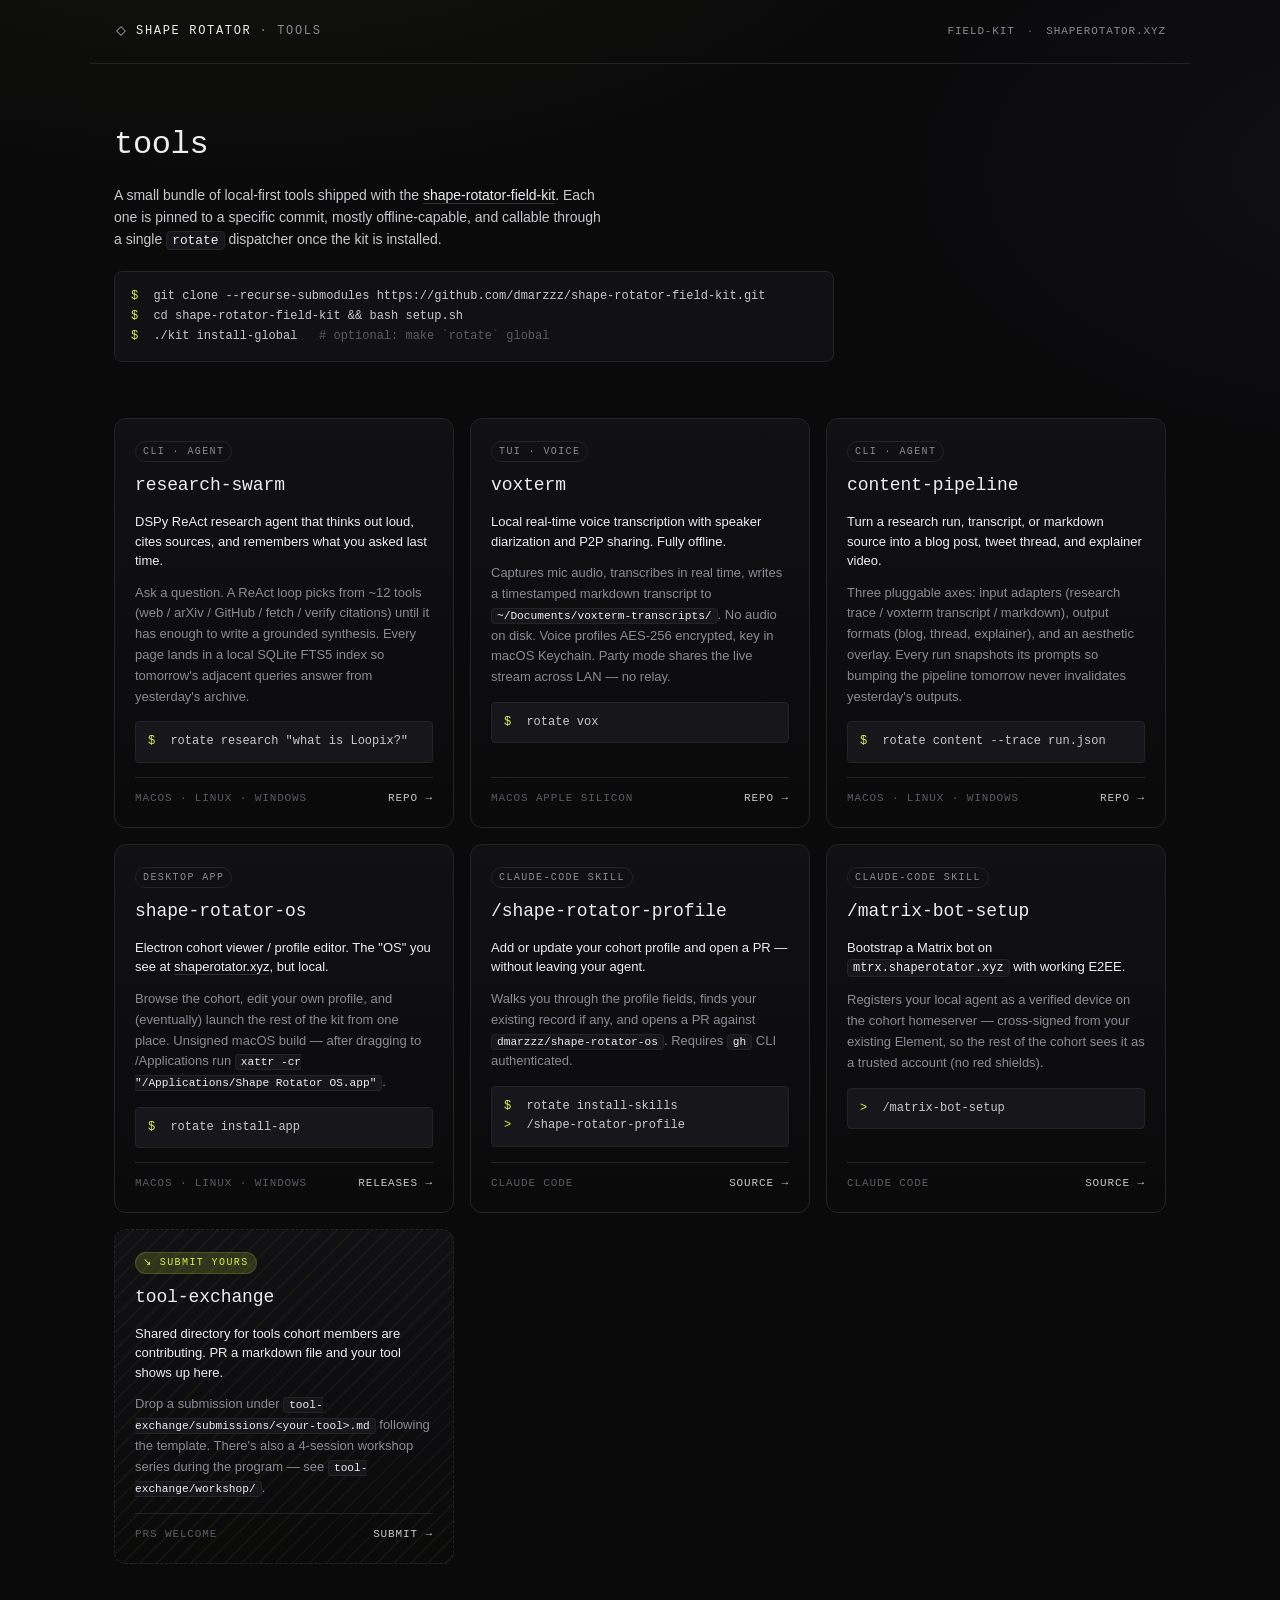
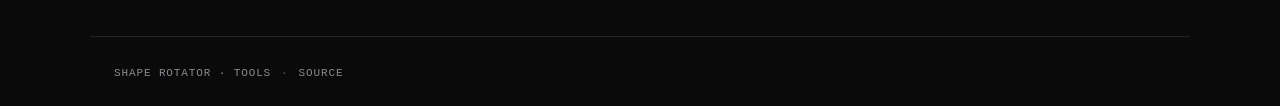
<file: site/index.html>
<!doctype html>
<html lang="en">
<head>
<meta charset="utf-8" />
<meta name="viewport" content="width=device-width,initial-scale=1" />
<title>tools · shape rotator</title>
<meta name="description" content="Local-first tools from the shape rotator program. Pinned, hackable, mostly offline." />
<meta property="og:title" content="shape rotator · tools" />
<meta property="og:description" content="Local-first tools from the shape rotator program." />
<meta property="og:type" content="website" />
<meta property="og:url" content="https://tools.shaperotator.xyz" />
<link rel="icon" href="data:image/svg+xml,%3Csvg xmlns='http://www.w3.org/2000/svg' viewBox='0 0 16 16'%3E%3Crect width='16' height='16' fill='%230a0a0b'/%3E%3Cpath d='M3 8 L8 3 L13 8 L8 13 Z' fill='none' stroke='%23e5e5e7' stroke-width='1'/%3E%3C/svg%3E" />
<link rel="stylesheet" href="./styles.css" />
</head>
<body>
<header class="site-header">
  <div class="mark">
    <svg class="mark-glyph" viewBox="0 0 16 16" aria-hidden="true">
      <path d="M3 8 L8 3 L13 8 L8 13 Z" fill="none" stroke="currentColor" stroke-width="1" />
    </svg>
    <span>shape rotator</span>
    <span class="mark-sub">· tools</span>
  </div>
  <nav class="nav">
    <a href="https://github.com/dmarzzz/shape-rotator-field-kit">field-kit</a>
    <span class="dot">·</span>
    <a href="https://shaperotator.xyz">shaperotator.xyz</a>
  </nav>
</header>

<main class="page">
  <section class="intro">
    <h1>tools</h1>
    <p>
      A small bundle of local-first tools shipped with the
      <a href="https://github.com/dmarzzz/shape-rotator-field-kit">shape-rotator-field-kit</a>.
      Each one is pinned to a specific commit, mostly offline-capable, and
      callable through a single <code>rotate</code> dispatcher once the kit
      is installed.
    </p>
    <pre class="install"><span class="prompt">$</span> git clone --recurse-submodules https://github.com/dmarzzz/shape-rotator-field-kit.git
<span class="prompt">$</span> cd shape-rotator-field-kit &amp;&amp; bash setup.sh
<span class="prompt">$</span> ./kit install-global   <span class="muted"># optional: make `rotate` global</span></pre>
  </section>

  <section class="grid">
    <!-- research-swarm -->
    <article class="card">
      <header class="card-head">
        <span class="card-tag">cli · agent</span>
        <h2><a href="https://github.com/dmarzzz/research-swarm">research-swarm</a></h2>
      </header>
      <p class="card-lede">DSPy ReAct research agent that thinks out loud, cites sources, and remembers what you asked last time.</p>
      <p class="card-body">
        Ask a question. A ReAct loop picks from ~12 tools (web / arXiv /
        GitHub / fetch / verify citations) until it has enough to write a
        grounded synthesis. Every page lands in a local SQLite FTS5 index
        so tomorrow's adjacent queries answer from yesterday's archive.
      </p>
      <pre class="card-run"><span class="prompt">$</span> rotate research "what is Loopix?"</pre>
      <footer class="card-foot">
        <span class="meta">macOS · Linux · Windows</span>
        <a class="link" href="https://github.com/dmarzzz/research-swarm">repo →</a>
      </footer>
    </article>

    <!-- voxterm -->
    <article class="card">
      <header class="card-head">
        <span class="card-tag">tui · voice</span>
        <h2><a href="https://github.com/dmarzzz/VoxTerm">voxterm</a></h2>
      </header>
      <p class="card-lede">Local real-time voice transcription with speaker diarization and P2P sharing. Fully offline.</p>
      <p class="card-body">
        Captures mic audio, transcribes in real time, writes a timestamped
        markdown transcript to <code>~/Documents/voxterm-transcripts/</code>.
        No audio on disk. Voice profiles AES-256 encrypted, key in macOS
        Keychain. Party mode shares the live stream across LAN — no relay.
      </p>
      <pre class="card-run"><span class="prompt">$</span> rotate vox</pre>
      <footer class="card-foot">
        <span class="meta">macOS Apple Silicon</span>
        <a class="link" href="https://github.com/dmarzzz/VoxTerm">repo →</a>
      </footer>
    </article>

    <!-- content-pipeline -->
    <article class="card">
      <header class="card-head">
        <span class="card-tag">cli · agent</span>
        <h2><a href="https://github.com/dmarzzz/content-pipeline">content-pipeline</a></h2>
      </header>
      <p class="card-lede">Turn a research run, transcript, or markdown source into a blog post, tweet thread, and explainer video.</p>
      <p class="card-body">
        Three pluggable axes: input adapters (research trace / voxterm
        transcript / markdown), output formats (blog, thread, explainer),
        and an aesthetic overlay. Every run snapshots its prompts so
        bumping the pipeline tomorrow never invalidates yesterday's outputs.
      </p>
      <pre class="card-run"><span class="prompt">$</span> rotate content --trace run.json</pre>
      <footer class="card-foot">
        <span class="meta">macOS · Linux · Windows</span>
        <a class="link" href="https://github.com/dmarzzz/content-pipeline">repo →</a>
      </footer>
    </article>

    <!-- shape-rotator-os -->
    <article class="card">
      <header class="card-head">
        <span class="card-tag">desktop app</span>
        <h2><a href="https://github.com/dmarzzz/shape-rotator-os">shape-rotator-os</a></h2>
      </header>
      <p class="card-lede">Electron cohort viewer / profile editor. The "OS" you see at <a href="https://shaperotator.xyz">shaperotator.xyz</a>, but local.</p>
      <p class="card-body">
        Browse the cohort, edit your own profile, and (eventually) launch the
        rest of the kit from one place. Unsigned macOS build — after dragging
        to /Applications run <code>xattr -cr "/Applications/Shape Rotator OS.app"</code>.
      </p>
      <pre class="card-run"><span class="prompt">$</span> rotate install-app</pre>
      <footer class="card-foot">
        <span class="meta">macOS · Linux · Windows</span>
        <a class="link" href="https://github.com/dmarzzz/shape-rotator-os/releases/latest">releases →</a>
      </footer>
    </article>

    <!-- skill: shape-rotator-profile -->
    <article class="card">
      <header class="card-head">
        <span class="card-tag">claude-code skill</span>
        <h2><a href="https://github.com/dmarzzz/shape-rotator-field-kit/tree/main/skills/shape-rotator-profile">/shape-rotator-profile</a></h2>
      </header>
      <p class="card-lede">Add or update your cohort profile and open a PR — without leaving your agent.</p>
      <p class="card-body">
        Walks you through the profile fields, finds your existing record if
        any, and opens a PR against <code>dmarzzz/shape-rotator-os</code>.
        Requires <code>gh</code> CLI authenticated.
      </p>
      <pre class="card-run"><span class="prompt">$</span> rotate install-skills
<span class="prompt">&gt;</span> /shape-rotator-profile</pre>
      <footer class="card-foot">
        <span class="meta">claude code</span>
        <a class="link" href="https://github.com/dmarzzz/shape-rotator-field-kit/tree/main/skills/shape-rotator-profile">source →</a>
      </footer>
    </article>

    <!-- skill: matrix-bot-setup -->
    <article class="card">
      <header class="card-head">
        <span class="card-tag">claude-code skill</span>
        <h2><a href="https://github.com/dmarzzz/shape-rotator-field-kit/tree/main/skills/matrix-bot-setup">/matrix-bot-setup</a></h2>
      </header>
      <p class="card-lede">Bootstrap a Matrix bot on <code>mtrx.shaperotator.xyz</code> with working E2EE.</p>
      <p class="card-body">
        Registers your local agent as a verified device on the cohort
        homeserver — cross-signed from your existing Element, so the rest
        of the cohort sees it as a trusted account (no red shields).
      </p>
      <pre class="card-run"><span class="prompt">&gt;</span> /matrix-bot-setup</pre>
      <footer class="card-foot">
        <span class="meta">claude code</span>
        <a class="link" href="https://github.com/dmarzzz/shape-rotator-field-kit/tree/main/skills/matrix-bot-setup">source →</a>
      </footer>
    </article>

    <!-- tool-exchange -->
    <article class="card card--exchange">
      <header class="card-head">
        <span class="card-tag">↘ submit yours</span>
        <h2><a href="https://github.com/dmarzzz/shape-rotator-field-kit/tree/main/tool-exchange">tool-exchange</a></h2>
      </header>
      <p class="card-lede">Shared directory for tools cohort members are contributing. PR a markdown file and your tool shows up here.</p>
      <p class="card-body">
        Drop a submission under
        <code>tool-exchange/submissions/&lt;your-tool&gt;.md</code> following
        the template. There's also a 4-session workshop series during the
        program — see <code>tool-exchange/workshop/</code>.
      </p>
      <footer class="card-foot">
        <span class="meta">PRs welcome</span>
        <a class="link" href="https://github.com/dmarzzz/shape-rotator-field-kit/tree/main/tool-exchange/submissions">submit →</a>
      </footer>
    </article>
  </section>
</main>

<footer class="site-footer">
  <span>shape rotator · tools</span>
  <span class="dot">·</span>
  <a href="https://github.com/dmarzzz/shape-rotator-field-kit">source</a>
</footer>
</body>
</html>
</file>
<file: site/styles.css>
:root {
  --abyss: #0a0a0b;
  --surface: #111114;
  --surface-2: #17171b;
  --ink-1: #ededef;
  --ink-2: #c8c8cc;
  --ink-3: #8a8a92;
  --ink-4: #5a5a62;
  --hairline: #232328;
  --hairline-2: #2e2e34;
  --accent: #d6f24b;
  --accent-soft: rgba(214, 242, 75, 0.16);

  --font-mono: ui-monospace, "SF Mono", "JetBrains Mono", Menlo, Consolas, monospace;
  --font-sans: -apple-system, BlinkMacSystemFont, "Inter", "Helvetica Neue", Arial, sans-serif;

  --r-sm: 4px;
  --r-md: 8px;
  --r-lg: 12px;

  --t-11: 11px;
  --t-12: 12px;
  --t-13: 13px;
  --t-14: 14px;
  --t-18: 18px;
  --t-22: 22px;
  --t-32: 32px;

  --track-caps: 0.08em;
  --track-caps-loose: 0.14em;

  --dur: 160ms;
  --ease: cubic-bezier(0.2, 0.7, 0.2, 1);
}

*, *::before, *::after { box-sizing: border-box; }
html, body { margin: 0; padding: 0; }
html { background: var(--abyss); -webkit-text-size-adjust: 100%; }
body {
  background:
    radial-gradient(1200px 600px at 20% -10%, rgba(214, 242, 75, 0.05), transparent 60%),
    radial-gradient(900px 500px at 110% 10%, rgba(120, 119, 198, 0.06), transparent 60%),
    var(--abyss);
  color: var(--ink-2);
  font-family: var(--font-sans);
  font-size: var(--t-14);
  line-height: 1.55;
  min-height: 100vh;
  display: grid;
  grid-template-rows: auto 1fr auto;
  -webkit-font-smoothing: antialiased;
  text-rendering: optimizeLegibility;
}

a { color: var(--ink-1); text-decoration: none; border-bottom: 1px solid var(--hairline-2); transition: border-color var(--dur) var(--ease), color var(--dur) var(--ease); }
a:hover { border-bottom-color: var(--accent); color: var(--accent); }
a:focus-visible { outline: 1px solid var(--accent); outline-offset: 3px; border-radius: 2px; }
code { font-family: var(--font-mono); font-size: 0.92em; color: var(--ink-1); background: var(--surface-2); padding: 1px 5px; border-radius: var(--r-sm); border: 1px solid var(--hairline); }
pre code, pre { font-family: var(--font-mono); }

.site-header, .page, .site-footer {
  width: 100%;
  max-width: 1100px;
  margin: 0 auto;
  padding-inline: 24px;
}

/* header */
.site-header {
  padding-block: 22px;
  border-bottom: 1px solid var(--hairline);
  display: flex;
  align-items: center;
  justify-content: space-between;
  gap: 24px;
  flex-wrap: wrap;
}
.mark {
  display: inline-flex;
  align-items: center;
  gap: 8px;
  font-family: var(--font-mono);
  font-size: var(--t-12);
  letter-spacing: var(--track-caps-loose);
  text-transform: uppercase;
  color: var(--ink-1);
}
.mark-glyph { width: 14px; height: 14px; color: var(--ink-2); }
.mark-sub { color: var(--ink-3); }
.nav { display: inline-flex; align-items: center; gap: 12px; font-family: var(--font-mono); font-size: var(--t-11); letter-spacing: var(--track-caps); text-transform: uppercase; color: var(--ink-3); }
.nav a { color: var(--ink-3); border-bottom: none; }
.nav a:hover { color: var(--accent); border-bottom: none; }
.dot { color: var(--ink-4); }

/* intro */
.page { padding-block: 56px 72px; }
.intro { max-width: 720px; margin-bottom: 56px; }
.intro h1 {
  margin: 0 0 16px;
  font-family: var(--font-mono);
  font-size: clamp(28px, 5vw, var(--t-32));
  font-weight: 500;
  letter-spacing: -0.01em;
  color: var(--ink-1);
}
.intro p { margin: 0 0 20px; font-size: var(--t-14); color: var(--ink-2); max-width: 64ch; }
.intro a { color: var(--ink-1); border-bottom-color: var(--hairline-2); }
.intro a:hover { color: var(--accent); border-bottom-color: var(--accent); }

.install {
  margin: 0;
  padding: 14px 16px;
  background: var(--surface);
  border: 1px solid var(--hairline);
  border-radius: var(--r-md);
  font-size: var(--t-12);
  line-height: 1.7;
  color: var(--ink-2);
  overflow-x: auto;
  white-space: pre;
}
.install .prompt { color: var(--accent); user-select: none; margin-right: 8px; }
.install .muted { color: var(--ink-4); }

/* grid */
.grid {
  display: grid;
  grid-template-columns: repeat(auto-fill, minmax(320px, 1fr));
  gap: 16px;
}

/* card */
.card {
  display: flex;
  flex-direction: column;
  background: linear-gradient(180deg, var(--surface) 0%, var(--abyss) 100%);
  border: 1px solid var(--hairline);
  border-radius: var(--r-lg);
  padding: 20px;
  position: relative;
  transition: border-color var(--dur) var(--ease), transform var(--dur) var(--ease), box-shadow var(--dur) var(--ease);
}
.card:hover {
  border-color: var(--hairline-2);
  transform: translateY(-1px);
  box-shadow: 0 8px 24px rgba(0,0,0,0.35);
}
.card-head { margin-bottom: 12px; }
.card-tag {
  display: inline-block;
  font-family: var(--font-mono);
  font-size: 10px;
  letter-spacing: var(--track-caps-loose);
  text-transform: uppercase;
  color: var(--ink-3);
  padding: 2px 7px;
  border: 1px solid var(--hairline);
  border-radius: 999px;
  margin-bottom: 10px;
}
.card h2 {
  margin: 0;
  font-family: var(--font-mono);
  font-size: var(--t-18);
  font-weight: 500;
  letter-spacing: -0.005em;
  color: var(--ink-1);
}
.card h2 a { color: var(--ink-1); border-bottom: none; }
.card h2 a:hover { color: var(--accent); border-bottom: none; }
.card-lede {
  margin: 0 0 12px;
  color: var(--ink-1);
  font-size: var(--t-13);
  line-height: 1.5;
}
.card-body {
  margin: 0 0 14px;
  color: var(--ink-3);
  font-size: var(--t-13);
  line-height: 1.6;
}
.card-body code { font-size: 0.86em; }
.card-run {
  margin: 0 0 14px;
  padding: 10px 12px;
  background: var(--surface-2);
  border: 1px solid var(--hairline);
  border-radius: var(--r-sm);
  font-family: var(--font-mono);
  font-size: var(--t-12);
  color: var(--ink-2);
  overflow-x: auto;
  white-space: pre;
  line-height: 1.6;
}
.card-run .prompt { color: var(--accent); user-select: none; margin-right: 8px; }
.card-foot {
  margin-top: auto;
  padding-top: 12px;
  border-top: 1px solid var(--hairline);
  display: flex;
  justify-content: space-between;
  align-items: center;
  font-family: var(--font-mono);
  font-size: var(--t-11);
  letter-spacing: var(--track-caps);
  text-transform: uppercase;
}
.card-foot .meta { color: var(--ink-4); }
.card-foot .link { color: var(--ink-2); border-bottom: none; }
.card-foot .link:hover { color: var(--accent); border-bottom: none; }

.card--exchange {
  background:
    repeating-linear-gradient(135deg, rgba(214, 242, 75, 0.04) 0 2px, transparent 2px 12px),
    linear-gradient(180deg, var(--surface) 0%, var(--abyss) 100%);
  border-style: dashed;
}
.card--exchange .card-tag { color: var(--accent); border-color: var(--accent-soft); background: var(--accent-soft); }

/* footer */
.site-footer {
  padding-block: 28px;
  border-top: 1px solid var(--hairline);
  display: flex;
  align-items: center;
  gap: 10px;
  font-family: var(--font-mono);
  font-size: var(--t-11);
  letter-spacing: var(--track-caps);
  text-transform: uppercase;
  color: var(--ink-3);
}
.site-footer a { color: var(--ink-3); border-bottom: none; }
.site-footer a:hover { color: var(--accent); border-bottom: none; }

/* small screens */
@media (max-width: 540px) {
  .site-header { padding-block: 18px; }
  .page { padding-block: 36px 48px; }
  .intro { margin-bottom: 36px; }
  .card { padding: 18px; }
}
</file>
